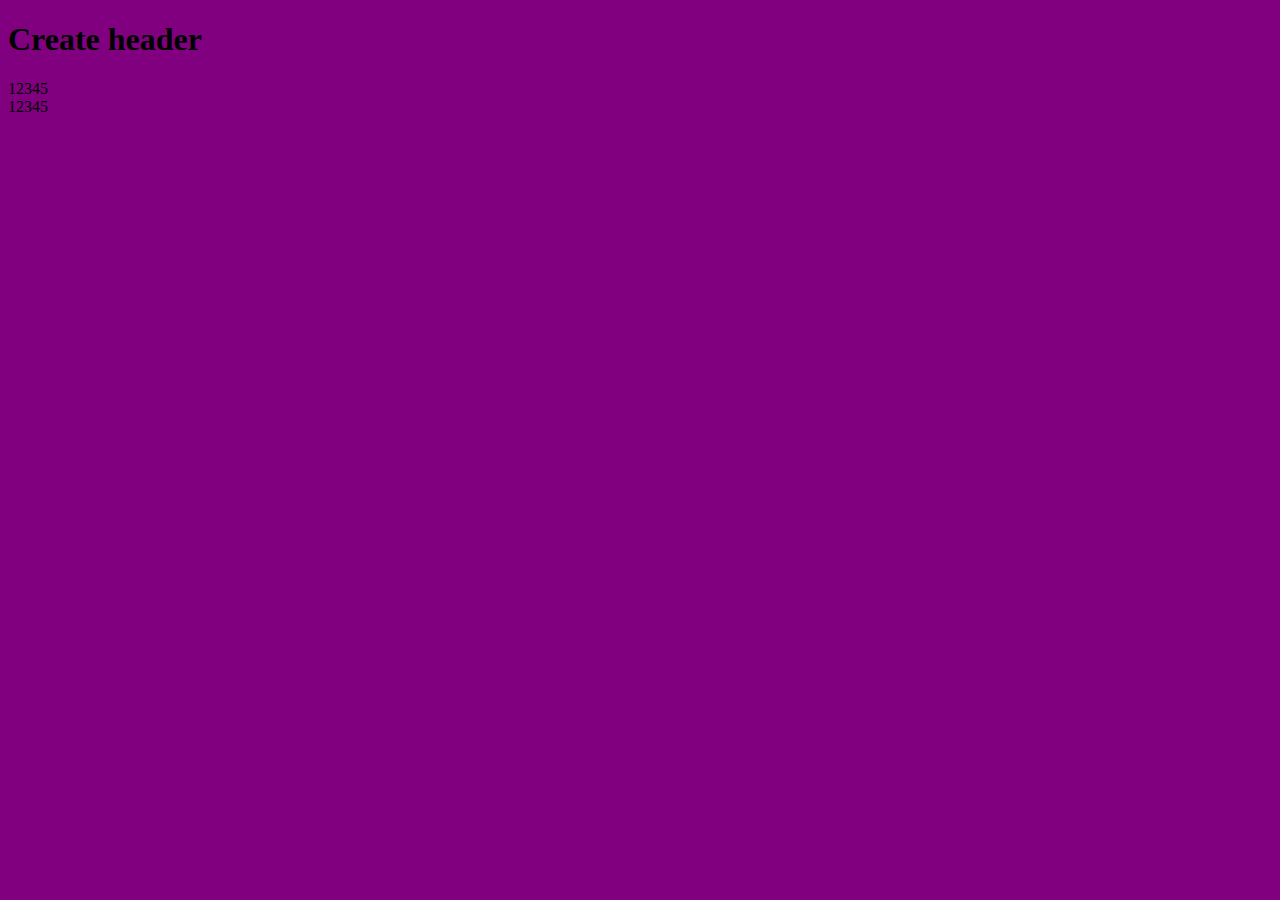
<file: index.html>
<!DOCTYPE html>
<html lang="en">
<head>
    <meta charset="UTF-8">
    <meta name="viewport" content="width=device-width, initial-scale=1.0">
    <title>Document</title>
    <link rel="stylesheet" href="style.css">
</head>
<body>
    <h1>Create header</h1>
    <div>12345</div>
    <div>12345</div>
</body>
</html>
</file>
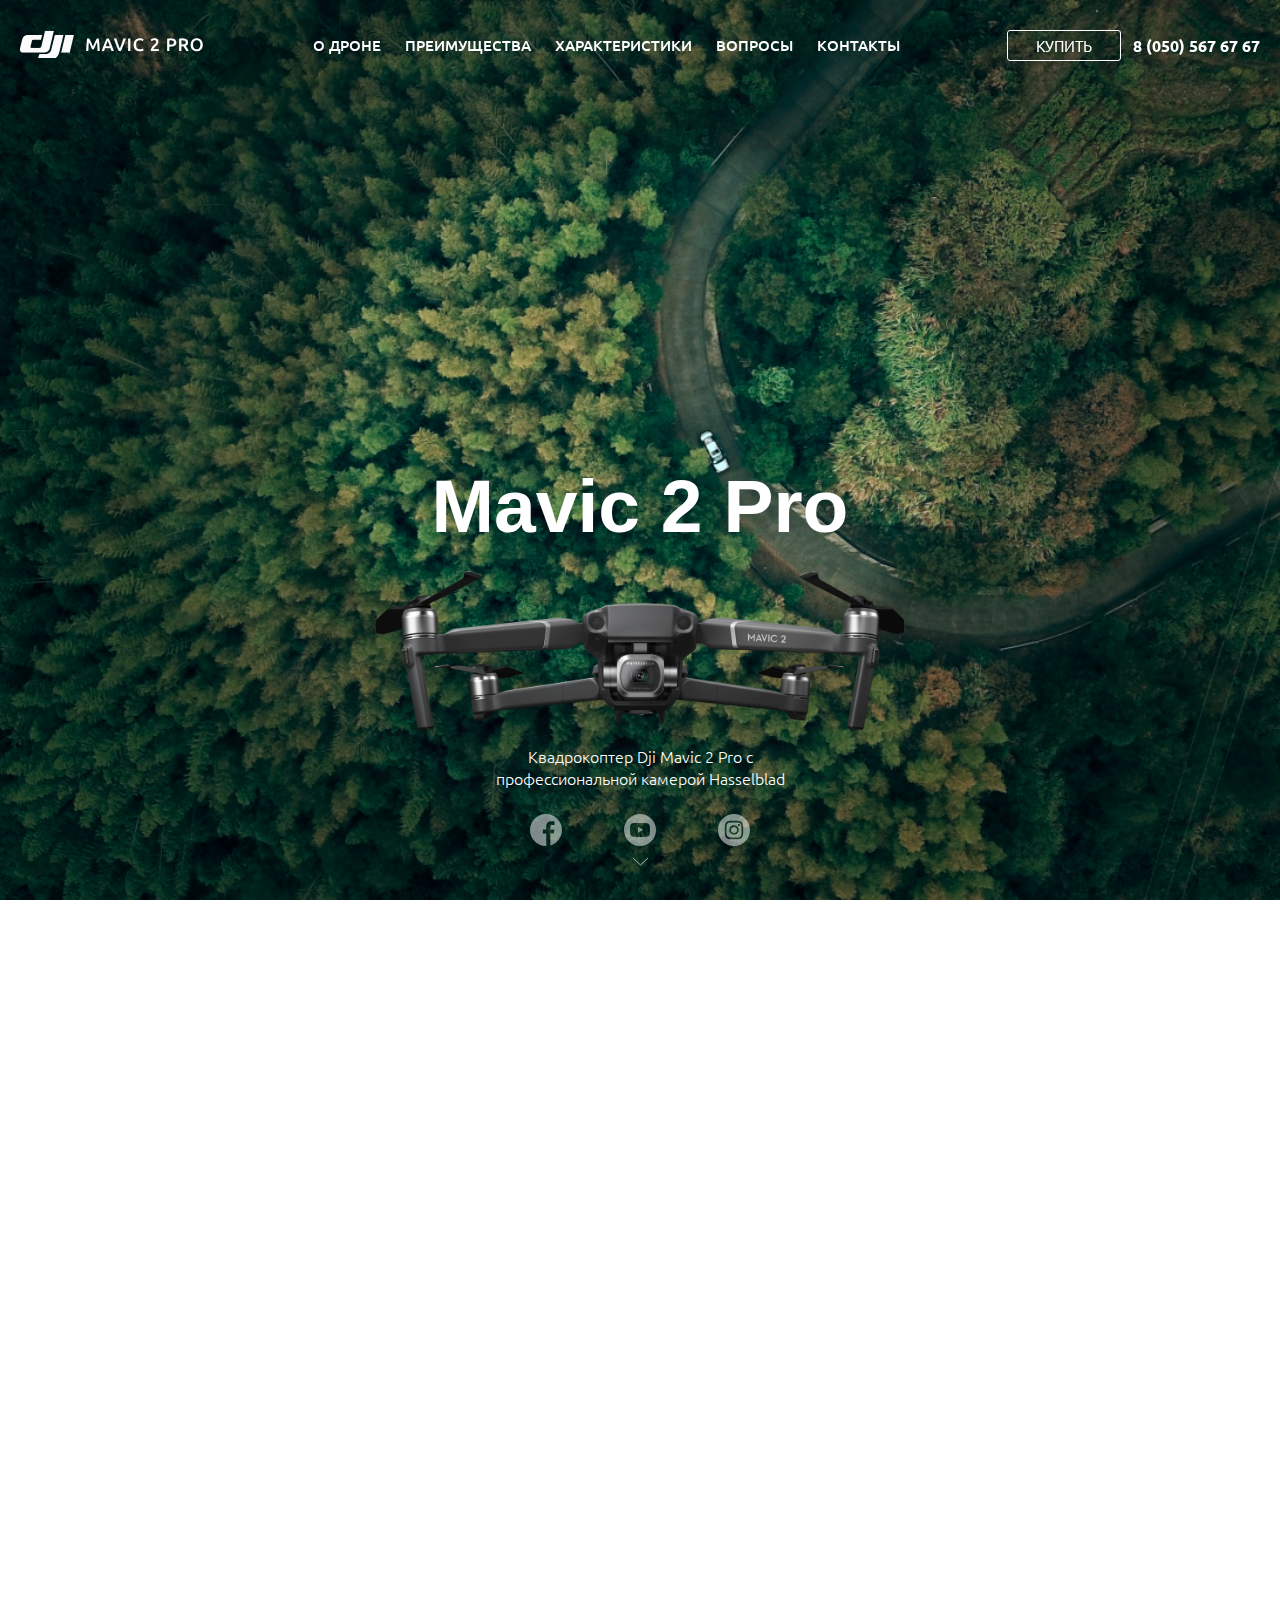
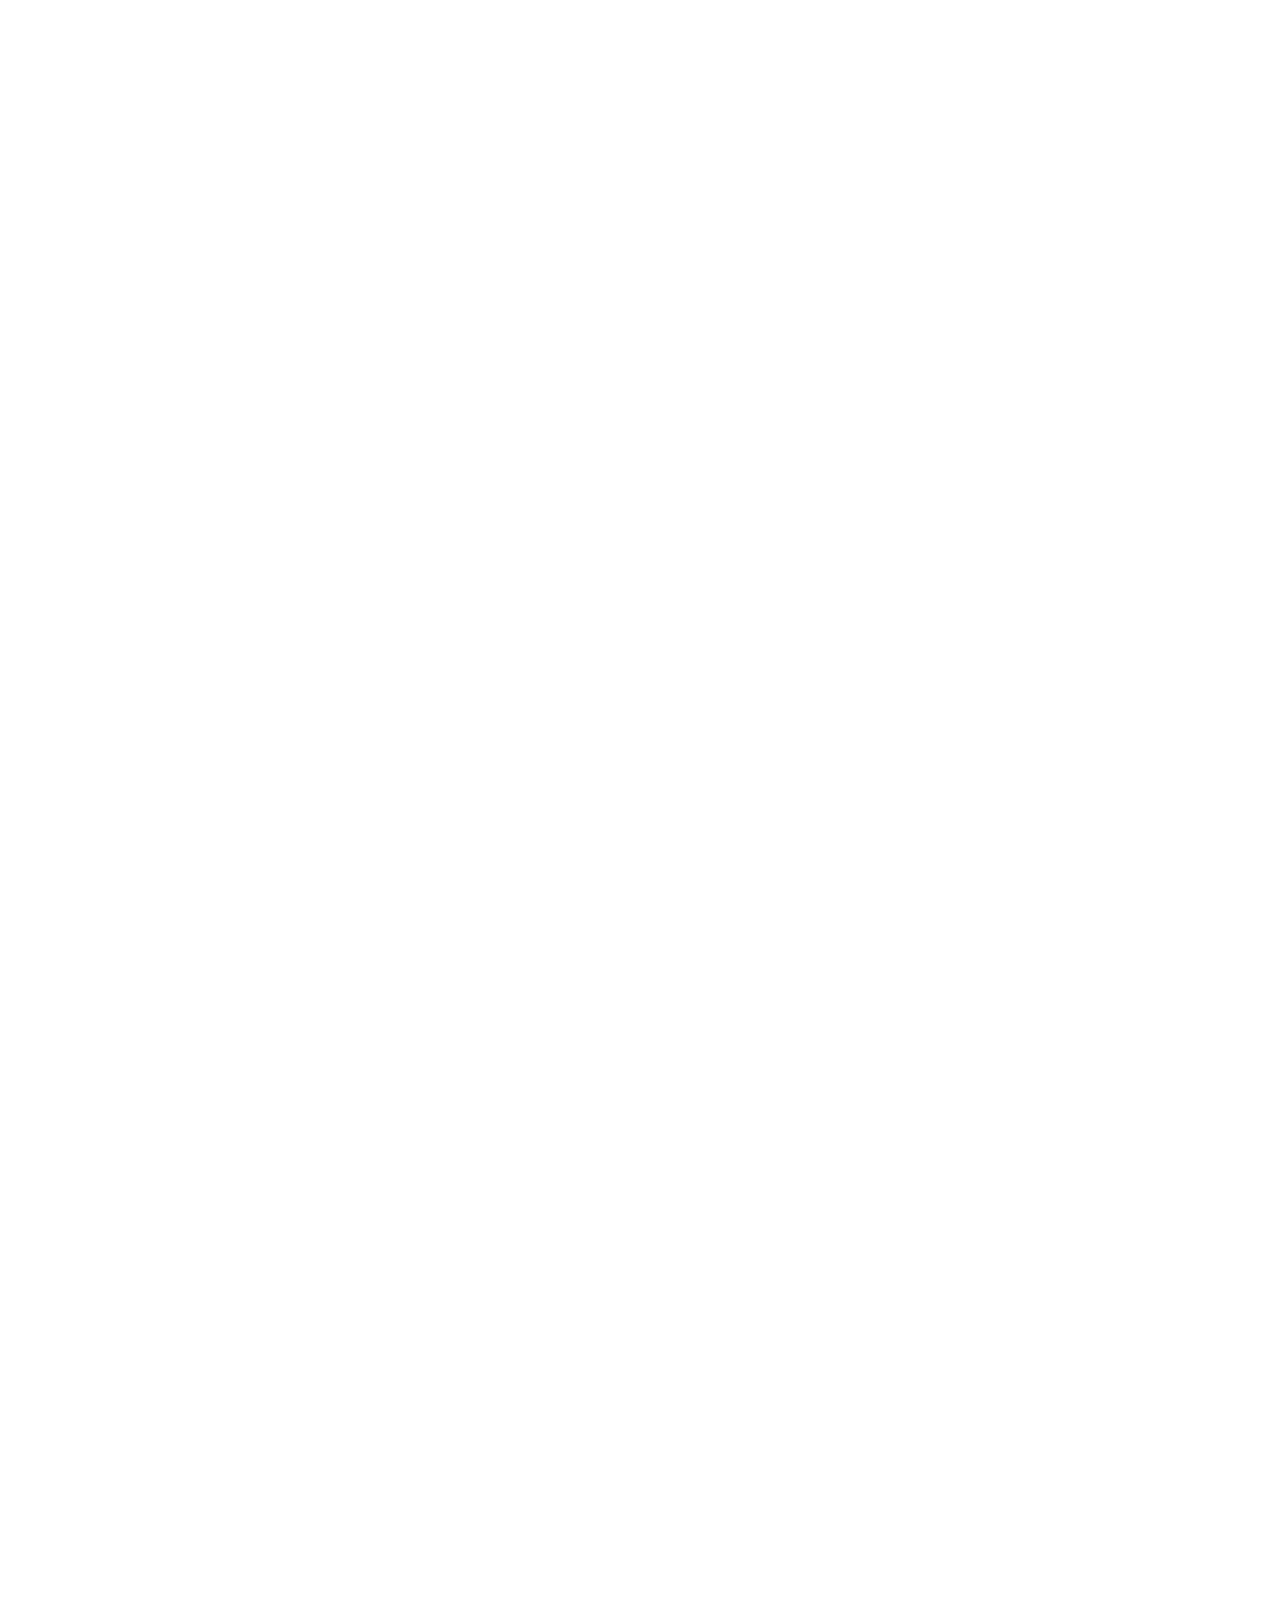
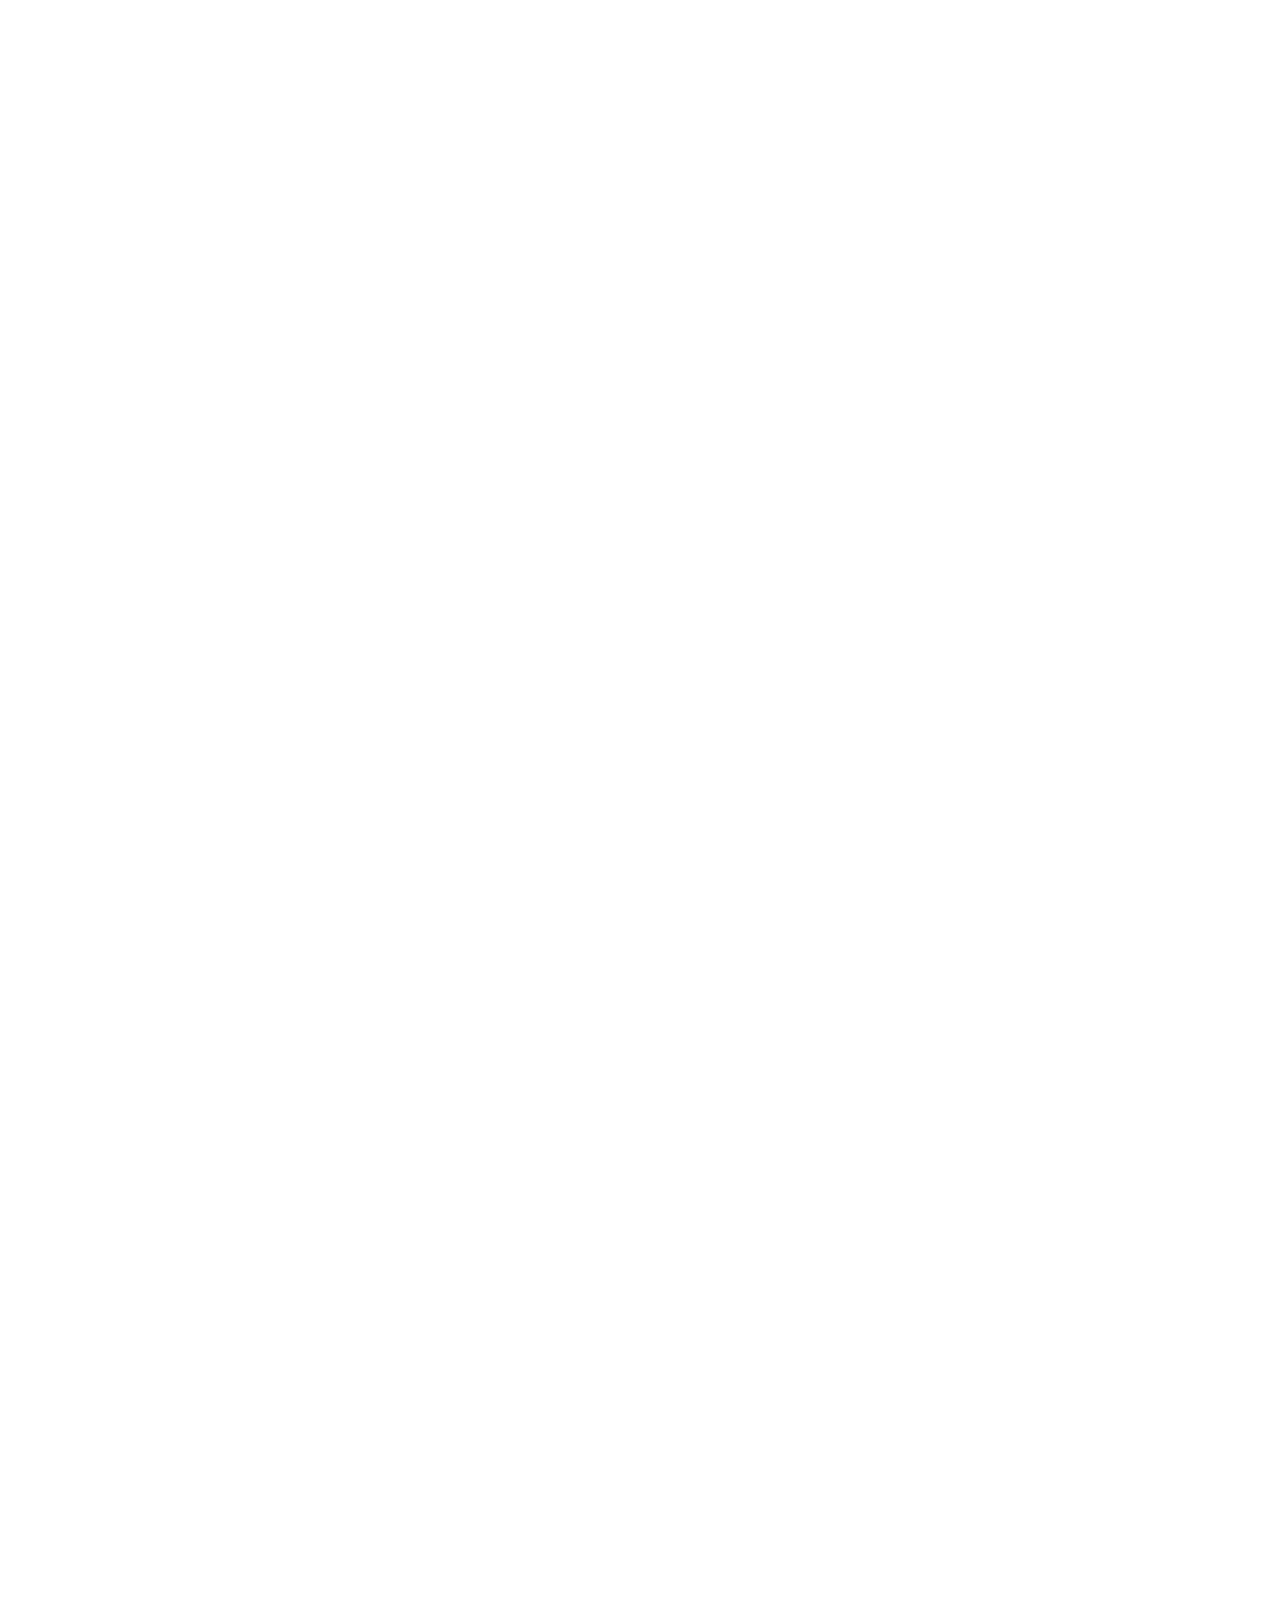
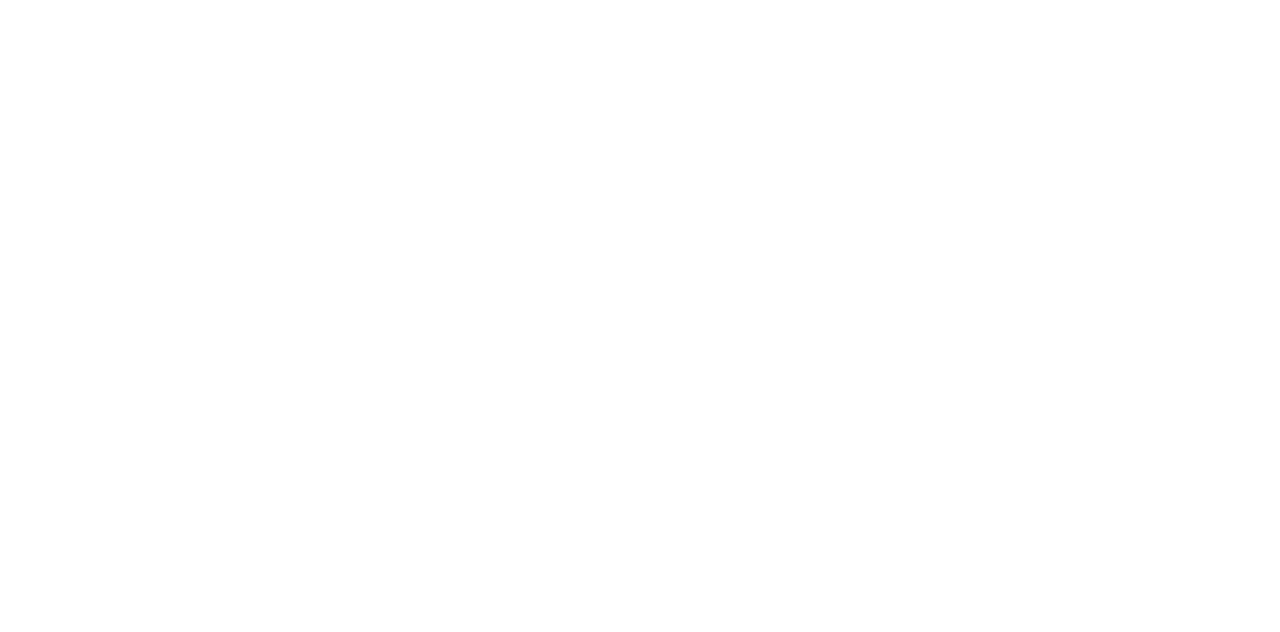
<file: app/index.html>
<!DOCTYPE html>
<html lang="en">

<head>
  <meta charset="UTF-8">
  <meta name="viewport" content="width=device-width, initial-scale=1.0">
  <meta http-equiv="X-UA-Compatible" content="ie=edge">
  <title>Document</title>
  <link href="https://fonts.googleapis.com/css2?family=Ubuntu:wght@300;400;500;700&display=swap" rel="stylesheet">
  <link rel="stylesheet" href="css/style.min.css">
</head>

<body>

  <header class="header">
    <div class="container">
      <div id="header__nav" class="header__inner">
        <div data-menuanchor="top">
          <a class="logo" href="#top">
            <picture class="logo__img">
              <source srcset="images/logo-mobile.png" media="(max-width: 600px)">
              <img src="images/logo.png" alt="">
            </picture>
          </a>
        </div>
        <nav class="menu">
          <button class="menu__btn0">
            <span class="menu__btn0-line"></span>
          </button>
          <ul class="menu__list">
            <li class="menu__list-item" data-menuanchor="products">
              <a class="menu__list-link" href="#products">О ДРОНЕ</a>
            </li>
            <li class="menu__list-item" data-menuanchor="benefits">
              <a class="menu__list-link" href="#benefits">ПРЕИМУЩЕСТВА</a>
            </li>
            <li class="menu__list-item" data-menuanchor="specification">
              <a class="menu__list-link" href="#specification">ХАРАКТЕРИСТИКИ</a>
            </li>
            <li class="menu__list-item" data-menuanchor="questions">
              <a class="menu__list-link" href="#questions">ВОПРОСЫ</a>
            </li>
            <li class="menu__list-item" data-menuanchor="contacts">
              <a class="menu__list-link" href="#contacts">КОНТАКТЫ</a>
            </li>
            <li class="menu__list-phone">
              <a class="header__phone" href="tel:80505676767">8 (050) 567 67 67</a>
            </li>
          </ul>
        </nav>
        <div class="header__info">
          <button class="header__btn">купить</button>
          <a class="header__phone" href="tel:80505676767">8 (050) 567 67 67</a>
        </div>
        <button class="menu__btn">
          <div class="menu__btn-line"></div>
          <div class="menu__btn-line"></div>
          <div class="menu__btn-line menu__btn-line--small"></div>
        </button>
      </div>
      <div class="menu-mobile">
        <ul class="menu-mobile__list">
          <li class="menu-mobile__item">
            <a class="menu-mobile__link" href="#">О ДРОНЕ</a>
          </li>
          <li class="menu-mobile__item">
            <a class="menu-mobile__link" href="#">ПРЕИМУЩЕСТВА</a>
          </li>
          <li class="menu-mobile__item">
            <a class="menu-mobile__link" href="#">ХАРАКТЕРИСТИКИ</a>
          </li>
          <li class="menu-mobile__item">
            <a class="menu-mobile__link" href="#">ВОПРОСЫ</a>
          </li>
          <li class="menu-mobile__item">
            <a class="menu-mobile__link" href="#">КОНТАКТЫ</a>
          </li>
          <li class="menu-mobile__item">
            <a class="menu-mobile__link" href="#">8 (800) 567 67 67</a>
          </li>
        </ul>
        <button class="menu-mobile__btn"><img src="images/close.svg" alt=""></button>
      </div>
    </div>
  </header>

  <main id="fullpage">

    <section data-menuanchor="top" class="page-section top">
      <div class="page-section__wrapper top__wrapper">
        <div class="container">
          <div class="top__inner">
            <h1 class="top__title">Mavic 2 Pro</h1>
            <img class="top__img" src="images/mavic.png" alt="">
            <p class="top__text">
              Квадрокоптер Dji Mavic 2 Pro
              с профессиональной камерой Hasselblad
            </p>
            <ul class="top__social-list">
              <li class="top__social-item">
                <a class="top__social-link" href="#">
                  <img src="images/facebook.svg" alt="">
                </a>
              </li>
              <li class="top__social-item">
                <a class="top__social-link" href="#">
                  <img src="images/youtube.svg" alt="">
                </a>
              </li>
              <li class="top__social-item">
                <a class="top__social-link" href="#">
                  <img src="images/instagram.svg" alt="">
                </a>
              </li>
            </ul>
          </div>
        </div>
        <div class="scroll__btn">
          <a href="#products">
            <img src="images/arrow-down.svg" alt="">
          </a>
        </div>
      </div>
    </section>
 
    <section data-menuanchor="products" class="page-section products">
      <div class="page-section__wrapper">
        <div class="container">
          <h3 class="title products__title">Что такое Mavic 2 Pro?</h3>
          <div class="products__inner">
            <div class="products__text">
              <p>
                Дрон Mavic 2 Pro - это инженерное чудо, идеальное для аэросъемки. Дрон обладает всеми лучшими технологиями
                DJI, он преобразит мир аэросъемки.
              </p>
              <p>
                Mavic 2 Pro оснащен совершенно новой камерой Hasselblad L1D-20c. Камера L1D-20c работает по уникальной
                технологии Hasselblad Natural Colour Solution (HNCS)5, позволяющей пользователям делать великолепные снимки
                с воздуха с разрешением в 20 мегапикселей и потрясающими цветами.
              </p>
            </div>
            <div class="products__slider-box">
              <p class="products__slider-text">
                Лучшая беспилотная
                технология аэросъемки
              </p>
              <div class="products__slider">
                <div class="products__slider-item">
                  <img class="products__slider-img" src="images/slider-1.jpg" alt=""></div>
                <div class="products__slider-item">
                  <img class="products__slider-img" src="images/slider-1.jpg" alt=""></div>
                <div class="products__slider-item">
                  <img class="products__slider-img" src="images/slider-1.jpg" alt=""></div>
                <div class="products__slider-item">
                  <img class="products__slider-img" src="images/slider-1.jpg" alt=""></div>
                <div class="products__slider-item">
                  <img class="products__slider-img" src="images/slider-1.jpg" alt=""></div>
                <div class="products__slider-item">
                  <img class="products__slider-img" src="images/slider-1.jpg" alt=""></div>
              </div>
            </div>
          </div>
        </div>
        <div class="scroll__btn">
          <a href="#benefits">
            <img src="images/arrow-down.svg" alt="">
          </a>
        </div>
      </div>
    </section>

    <section data-menuanchor="benefits" class="page-section benefits">
      <div class="page-section__wrapper">
        <div class="container">
          <h3 class="title">Преимущества</h3>
          <div class="benefits__items">

            <div class="benefits__item">
              <div class="benefits__num">1</div>
              <div class="benefits__img">
                <img src="images/benefits-1.jpg" alt="">
              </div>
              <div class="benefits__info">
                <h4 class="benefits__info-title">
                  Интеллектуальные
                  режимы
                </h4>
                <p class="benefits__info-text">
                  Mavic 2 унаследовал 6 стандартных режимов интеллектуальной съемки
                  QuickShot:Roket/ Dronie/ Circle/ Helix/ Boomerang/ Asteroid.
                </p>
              </div>
            </div>

            <div class="benefits__item">
              <div class="benefits__num">2</div>
              <div class="benefits__img">
                <img src="images/benefits-2.jpg" alt="">
              </div>
              <div class="benefits__info">
                <h4 class="benefits__info-title">
                  Active Track 2.0
                </h4>
                <p class="benefits__info-text">
                  Усовершенствованный режим второго поколения распознаёт и отслеживает объекты ещё точнее, быстрее и умнее.
                </p>
              </div>
            </div>

            <div class="benefits__item">
              <div class="benefits__num">3</div>
              <div class="benefits__img">
                <img src="images/benefits-3.jpg" alt="">
              </div>
              <div class="benefits__info">
                <h4 class="benefits__info-title">
                  Панорамная
                  съемка
                </h4>
                <p class="benefits__info-text">
                  Mavic 2 поддерживает 4 режима
                  панорамной съёмки: сферическая,
                  180 градусов,
                  горизонтальная, вертикальная
                </p>
              </div>
            </div>

            <div class="benefits__item">
              <div class="benefits__num">4</div>
              <div class="benefits__img">
                <img src="images/benefits-4.jpg" alt="">
              </div>
              <div class="benefits__info">
                <h4 class="benefits__info-title">
                  Крутая камера!
                </h4>
                <p class="benefits__info-text">
                  Технология Hyperlapse в четырёх режимах исполнения.
                  Улучшенный фото режим HDR
                  Функция HyperLight для съёмки в условиях слабого освещения
                  4К съёмка
                </p>
              </div>
            </div>

          </div>
        </div>
        <div class="scroll__btn">
          <a href="#specification">
            <img src="images/arrow-down.svg" alt="">
          </a>
        </div>
      </div>
    </section>

    <section data-menuanchor="specification" class="page-section specification">
      <div class="page-section__wrapper">
        <div class="container">
          <h3 class="title">Характеристики</h3>
          <div class="specification__inner">

            <div class="specification__item">
              <div class="specification__box specification__box-1">
                <h4 class="specification__box-title">Dlog-M 10 бит</h4>
                <p class="specification__box-text">
                  Mavic 2 Pro поддерживает цветовой профиль Dlog-M 10 бит с более широким динамическим диапазоном, дающим
                  больше возможностей для цветокоррекции.
                </p>
              </div>
              <div class="specification__box specification__box-2">
                <h4 class="specification__box-title">Камера Hasselblad</h4>
                <p class="specification__box-text">
                  Камера Hasselblad L1D-20С
                  известны эргономичным дизайном
                  и превосходным качеством изображений.
                </p>
              </div>
            </div>

            <div class="specification__item specification__item--center">
              <img src="images/mavic.png" alt="">
            </div>

            <div class="specification__item">
              <div class="specification__box specification__box-3">
                <h4 class="specification__box-title">Матрица</h4>
                <p class="specification__box-text">
                  Зона активной работы новой 1-дюймовой матрицы CMOS в четыре раза превышает показатели Mavic Pro
                </p>
              </div>
              <div class="specification__box specification__box-4">
                <h4 class="specification__box-title">Видео HDR</h4>
                <p class="specification__box-text">
                  Благодаря поддержке видео 4K HDR 10 бит, Mavic 2 Pro можно подсоединить к совместимому с HLG 4K ТВ и
                  просматривать запись в полном цветовом спектре
                </p>
              </div>
            </div>
          </div>
        </div>
        <div class="scroll__btn">
          <a href="#questions">
            <img src="images/arrow-down.svg" alt="">
          </a>
        </div>
      </div>
    </section>

    <section data-menuanchor="questions" class="page-section questions">
      <div class="page-section__wrapper">
        <div class="container">
          <h3 class="title">Остались вопросы?</h3>
          <div class="questions__items">
            <div class="questions__item">
              <h4 class="questions__item-title">Какие отличия между Mavic 2 Pro и Mavic 2 Zoom?</h4>
              <p class="questions__item-text">
                В Mavic 2 улучшены практически все аспекты: камера, передача видеосигнала, полётное время, скорость, уровень
                шума, обнаружение препятствий в нескольких направлениях, интеллектуальные функции и уникальная функция
                Hyperlapse (гиперлапс).
              </p>
            </div>
            <div class="questions__item questions__item--active">
              <h4 class="questions__item-title">Чем Mavic 2 лучше Mavic Pro?</h4>
              <p class="questions__item-text">
                В Mavic 2 улучшены практически все аспекты: камера, передача видеосигнала, полётное время, скорость, уровень
                шума, обнаружение препятствий в нескольких направлениях, интеллектуальные функции и уникальная функция
                Hyperlapse (гиперлапс).
              </p>
            </div>
            <div class="questions__item">
              <h4 class="questions__item-title">Можно ли подключить Mavic 2 к очкам DJI Goggles?</h4>
              <p class="questions__item-text">
                В Mavic 2 улучшены практически все аспекты: камера, передача видеосигнала, полётное время, скорость, уровень
                шума, обнаружение препятствий в нескольких направлениях, интеллектуальные функции и уникальная функция
                Hyperlapse (гиперлапс).
              </p>
            </div>
            <div class="questions__item">
              <h4 class="questions__item-title">Является ли Mavic 2 водонепроницаемым？</h4>
              <p class="questions__item-text">
                В Mavic 2 улучшены практически все аспекты: камера, передача видеосигнала, полётное время, скорость, уровень
                шума, обнаружение препятствий в нескольких направлениях, интеллектуальные функции и уникальная функция
                Hyperlapse (гиперлапс).
              </p>
            </div>
          </div>
        </div>
        <div class="scroll__btn">
          <a href="#contacts">
            <img src="images/arrow-down.svg" alt="">
          </a>
        </div>
      </div>
    </section>

    <section data-menuanchor="contacts" class="page-section contacts">
      <div class="page-section__wrapper">
        <div class="container">
          <h3 class="title">Контакты</h3>
          <div class="contacts__inner">
            <div class="contacts__info">

              <div class="contacts__info-box">
                <p class="contacts__info-title">Киев</p>
                <a class="contacts__info-phone" href="tel:+80505676767">+8 (050) 567– 67 – 67</a>
                <a class="contacts__info-email" href="mailto:dgi.mavic2pro.kiev@mail.ru">dgi.mavic2pro.kiev@mail.ru</a>
              </div>
              <div class="contacts__info-box">
                <p class="contacts__info-title">Москва</p>
                <a class="contacts__info-phone" href="tel:+74995676767">+7 (499) 567– 67 – 67</a>
                <a class="contacts__info-email" href="mailto:dgi.mavic2pro.moscow@mail.ru">dgi.mavic2pro.moscow@mail.ru</a>
              </div>
              <div class="contacts__info-box">
                <p class="contacts__info-title">Минск</p>
                <a class="contacts__info-phone" href="tel:+375175676767">+3 (7517) 567– 67 – 67</a>
                <a class="contacts__info-email" href="mailto:dgi.mavic2pro.minsk@mail.ru">dgi.mavic2pro.minsk@mail.ru</a>
              </div>

            </div>
            <div class="contacts__form">
              <form>
                <h4 class="contacts__form-title">Остались вопросы? </h4>
                <p class="contacts__form-text">Мы обязательно свяжемся с вами в течение двух рабочих дней</p>
                <div class="contacts__form-line">
                  <input class="contacts__form-input" placeholder="Ваше имя" type="text">
                  <input class="contacts__form-input" placeholder="Ваше e-mail" type="email">
                </div>
                <textarea class="contacts__form-textarea" placeholder="Что вас интересует?"></textarea>
                <button class="contacts__form-btn" type="submit">ОТПРАВИТЬ</button>
              </form>
            </div>
            <ul class="contacts__social-list">
              <li class="contacts__social-item">
                <a class="contacts__social-link" href="#">
                  <img src="images/facebook.svg" alt="">
                </a>
              </li>
              <li class="contacts__social-item">
                <a class="contacts__social-link" href="#">
                  <img src="images/youtube.svg" alt="">
                </a>
              </li>
              <li class="contacts__social-item">
                <a class="contacts__social-link" href="#">
                  <img src="images/instagram.svg" alt="">
                </a>
              </li>
            </ul>
          </div>
          <footer class="footer">
            <div class="container">
              <p class="footer__copy">
                © DJI, 2020
              </p>
            </div>
          </footer>
        </div>
      </div>

    </section>


  </main>
 
  <script src="https://ajax.googleapis.com/ajax/libs/jquery/3.4.1/jquery.min.js"></script>
  <script src="js/libs.min.js"></script>
  <script src="js/main.js"></script>
</body>

</html>
</file>
<file: style.css>
body {
    background-color: purple;
}
</file>
<file: app/css/style.min.css>
body{font-family:'Ubuntu', sans-serif;font-weight:300}.contacts__form-input,.contacts__form-textarea{font-family:'Ubuntu', sans-serif;font-weight:400}.header__inner,.products__slider-text,.questions__item-title{font-family:'Ubuntu', sans-serif;font-weight:500}.header__phone,.benefits__num,.benefits__info-title,.specification__box-title,.contacts__info-title,.contacts__form-title,.contacts__form-btn{font-family:'Ubuntu', sans-serif;font-weight:700}.title{font-family:'SFProDisplay-Regular', sans-serif;font-weight:400}.top__title{font-family:'SFProDisplay-Semibold', sans-serif;font-weight:600}/*! normalize.css v8.0.1 | MIT License | github.com/necolas/normalize.css */html{line-height:1.15;-webkit-text-size-adjust:100%}body{margin:0}main{display:block}h1{font-size:2em;margin:0.67em 0}hr{-webkit-box-sizing:content-box;box-sizing:content-box;height:0;overflow:visible}pre{font-family:monospace, monospace;font-size:1em}a{background-color:transparent}abbr[title]{border-bottom:none;text-decoration:underline;-webkit-text-decoration:underline dotted;text-decoration:underline dotted}b,strong{font-weight:bolder}code,kbd,samp{font-family:monospace, monospace;font-size:1em}small{font-size:80%}sub,sup{font-size:75%;line-height:0;position:relative;vertical-align:baseline}sub{bottom:-0.25em}sup{top:-0.5em}img{border-style:none}button,input,optgroup,select,textarea{font-family:inherit;font-size:100%;line-height:1.15;margin:0}button,input{overflow:visible}button,select{text-transform:none}button,[type="button"],[type="reset"],[type="submit"]{-webkit-appearance:button}button::-moz-focus-inner,[type="button"]::-moz-focus-inner,[type="reset"]::-moz-focus-inner,[type="submit"]::-moz-focus-inner{border-style:none;padding:0}button:-moz-focusring,[type="button"]:-moz-focusring,[type="reset"]:-moz-focusring,[type="submit"]:-moz-focusring{outline:1px dotted ButtonText}fieldset{padding:0.35em 0.75em 0.625em}legend{-webkit-box-sizing:border-box;box-sizing:border-box;color:inherit;display:table;max-width:100%;padding:0;white-space:normal}progress{vertical-align:baseline}textarea{overflow:auto}[type="checkbox"],[type="radio"]{-webkit-box-sizing:border-box;box-sizing:border-box;padding:0}[type="number"]::-webkit-inner-spin-button,[type="number"]::-webkit-outer-spin-button{height:auto}[type="search"]{-webkit-appearance:textfield;outline-offset:-2px}[type="search"]::-webkit-search-decoration{-webkit-appearance:none}::-webkit-file-upload-button{-webkit-appearance:button;font:inherit}details{display:block}summary{display:list-item}template{display:none}[hidden]{display:none}.slick-slider{position:relative;display:block;-webkit-box-sizing:border-box;box-sizing:border-box;-webkit-user-select:none;-moz-user-select:none;-ms-user-select:none;user-select:none;-webkit-touch-callout:none;-khtml-user-select:none;-ms-touch-action:pan-y;touch-action:pan-y;-webkit-tap-highlight-color:transparent}.slick-list{position:relative;display:block;overflow:hidden;margin:0;padding:0}.slick-list:focus{outline:none}.slick-list.dragging{cursor:pointer;cursor:hand}.slick-slider .slick-track,.slick-slider .slick-list{-webkit-transform:translate3d(0, 0, 0);-ms-transform:translate3d(0, 0, 0);transform:translate3d(0, 0, 0)}.slick-track{position:relative;top:0;left:0;display:block;margin-left:auto;margin-right:auto}.slick-track:before,.slick-track:after{display:table;content:''}.slick-track:after{clear:both}.slick-loading .slick-track{visibility:hidden}.slick-slide{display:none;float:left;height:100%;min-height:1px}[dir='rtl'] .slick-slide{float:right}.slick-slide img{display:block}.slick-slide.slick-loading img{display:none}.slick-slide.dragging img{pointer-events:none}.slick-initialized .slick-slide{display:block}.slick-loading .slick-slide{visibility:hidden}.slick-vertical .slick-slide{display:block;height:auto;border:1px solid transparent}.slick-arrow.slick-hidden{display:none}/*!
 * fullPage 3.0.9
 * https://github.com/alvarotrigo/fullPage.js
 *
 * @license GPLv3 for open source use only
 * or Fullpage Commercial License for commercial use
 * http://alvarotrigo.com/fullPage/pricing/
 *
 * Copyright (C) 2018 http://alvarotrigo.com/fullPage - A project by Alvaro Trigo
 */html.fp-enabled,.fp-enabled body{margin:0;padding:0;overflow:hidden;-webkit-tap-highlight-color:rgba(0,0,0,0)}.fp-section{position:relative;-webkit-box-sizing:border-box;box-sizing:border-box}.fp-slide{float:left}.fp-slide,.fp-slidesContainer{height:100%;display:block}.fp-slides{z-index:1;height:100%;overflow:hidden;position:relative;-webkit-transition:all 0.3s ease-out;-o-transition:all 0.3s ease-out;transition:all 0.3s ease-out}.fp-section.fp-table,.fp-slide.fp-table{display:table;table-layout:fixed;width:100%}.fp-tableCell{display:table-cell;vertical-align:middle;width:100%;height:100%}.fp-slidesContainer{float:left;position:relative}.fp-controlArrow{-webkit-user-select:none;-moz-user-select:none;-khtml-user-select:none;-ms-user-select:none;position:absolute;z-index:4;top:50%;cursor:pointer;width:0;height:0;border-style:solid;margin-top:-38px;-webkit-transform:translate3d(0, 0, 0);-ms-transform:translate3d(0, 0, 0);transform:translate3d(0, 0, 0)}.fp-controlArrow.fp-prev{left:15px;width:0;border-width:38.5px 34px 38.5px 0;border-color:transparent #fff transparent transparent}.fp-controlArrow.fp-next{right:15px;border-width:38.5px 0 38.5px 34px;border-color:transparent transparent transparent #fff}.fp-scrollable{overflow:hidden;position:relative}.fp-scroller{overflow:hidden}.iScrollIndicator{border:0 !important}.fp-notransition{-webkit-transition:none !important;-o-transition:none !important;transition:none !important}#fp-nav{position:fixed;z-index:100;top:50%;opacity:1;transform:translateY(-50%);-ms-transform:translateY(-50%);-webkit-transform:translate3d(0, -50%, 0)}#fp-nav.fp-right{right:17px}#fp-nav.fp-left{left:17px}.fp-slidesNav{position:absolute;z-index:4;opacity:1;-webkit-transform:translate3d(0, 0, 0);-ms-transform:translate3d(0, 0, 0);transform:translate3d(0, 0, 0);left:0 !important;right:0;margin:0 auto !important}.fp-slidesNav.fp-bottom{bottom:17px}.fp-slidesNav.fp-top{top:17px}#fp-nav ul,.fp-slidesNav ul{margin:0;padding:0}#fp-nav ul li,.fp-slidesNav ul li{display:block;width:14px;height:13px;margin:7px;position:relative}.fp-slidesNav ul li{display:inline-block}#fp-nav ul li a,.fp-slidesNav ul li a{display:block;position:relative;z-index:1;width:100%;height:100%;cursor:pointer;text-decoration:none}#fp-nav ul li a.active span,.fp-slidesNav ul li a.active span,#fp-nav ul li:hover a.active span,.fp-slidesNav ul li:hover a.active span{height:12px;width:12px;margin:-6px 0 0 -6px;border-radius:100%}#fp-nav ul li a span,.fp-slidesNav ul li a span{border-radius:50%;position:absolute;z-index:1;height:4px;width:4px;border:0;background:#333;left:50%;top:50%;margin:-2px 0 0 -2px;-webkit-transition:all 0.1s ease-in-out;-o-transition:all 0.1s ease-in-out;transition:all 0.1s ease-in-out}#fp-nav ul li:hover a span,.fp-slidesNav ul li:hover a span{width:10px;height:10px;margin:-5px 0px 0px -5px}#fp-nav ul li .fp-tooltip{position:absolute;top:-2px;color:#fff;font-size:14px;font-family:arial, helvetica, sans-serif;white-space:nowrap;max-width:220px;overflow:hidden;display:block;opacity:0;width:0;cursor:pointer}#fp-nav ul li:hover .fp-tooltip,#fp-nav.fp-show-active a.active+.fp-tooltip{-webkit-transition:opacity 0.2s ease-in;-o-transition:opacity 0.2s ease-in;transition:opacity 0.2s ease-in;width:auto;opacity:1}#fp-nav ul li .fp-tooltip.fp-right{right:20px}#fp-nav ul li .fp-tooltip.fp-left{left:20px}.fp-auto-height.fp-section,.fp-auto-height .fp-slide,.fp-auto-height .fp-tableCell{height:auto !important}.fp-responsive .fp-auto-height-responsive.fp-section,.fp-responsive .fp-auto-height-responsive .fp-slide,.fp-responsive .fp-auto-height-responsive .fp-tableCell{height:auto !important}.fp-sr-only{position:absolute;width:1px;height:1px;padding:0;overflow:hidden;clip:rect(0, 0, 0, 0);white-space:nowrap;border:0}@font-face{font-family:'SFProDisplay-Light', sans-serif;src:url("../fonts/SFProDisplay-Light.woff2") format("woff2"),url("../fonts/SFProDisplay-Light.woff") format("woff");font-weight:300;font-style:normal;font-display:swap}@font-face{font-family:'SFProDisplay-Regular', sans-serif;src:url("../fonts/SFProDisplay-Regular.woff2") format("woff2"),url("../fonts/SFProDisplay-Regular.woff") format("woff");font-weight:400;font-style:normal;font-display:swap}@font-face{font-family:'SFProDisplay-Medium', sans-serif;src:url("../fonts/SFProDisplay-Medium.woff2") format("woff2"),url("../fonts/SFProDisplay-Medium.woff") format("woff");font-weight:500;font-style:normal;font-display:swap}@font-face{font-family:'SFProDisplay-Semibold', sans-serif;src:url("../fonts/SFProDisplay-Semibold.woff2") format("woff2"),url("../fonts/SFProDisplay-Semibold.woff") format("woff");font-weight:600;font-style:normal;font-display:swap}@font-face{font-family:'SFProDisplay-Bold', sans-serif;src:url("../fonts/SFProDisplay-Bold.woff2") format("woff2"),url("../fonts/SFProDisplay-Bold.woff") format("woff");font-weight:700;font-style:normal;font-display:swap}html{-webkit-box-sizing:border-box;box-sizing:border-box;scroll-behavior:smooth}*,*::before,*::after{-webkit-box-sizing:inherit;box-sizing:inherit}a{text-decoration:none;color:inherit}ul,li{list-style:none;margin:0;padding:0}h1,h2,h3,h4,h5,h6{margin:0;font-size:inherit}body{min-width:320px;overflow-x:hidden;position:relative;color:#fff;font-size:17px;line-height:26px}.container{max-width:1270px;padding:0 15px;margin:0 auto}.page-section{background-image:url(../images/page-bg.jpg);background-repeat:no-repeat;background-position:top center;background-size:cover;position:relative}.page-section::befor{content:"";left:0;right:0;top:0;bottom:0;position:absolute;background:-o-linear-gradient(330.65deg, rgba(23,26,28,0.72) 0%, #5E5E57 100%);background:linear-gradient(119.35deg, rgba(23,26,28,0.72) 0%, #5E5E57 100%);opacity:0.15}.page-section__wrapper{min-height:100vh;position:relative;z-index:1;padding:74px 0 50px}.title{font-size:44px;line-height:53px;padding-left:25px;margin-bottom:55px;padding-top:200px}.scroll__btn{padding:13px 0 30px;text-align:center;position:absolute;left:0;right:0;bottom:0}.header{position:fixed;left:0;top:30px;right:0;z-index:10}.header__inner{display:-webkit-box;display:-ms-flexbox;display:flex;-webkit-box-pack:justify;-ms-flex-pack:justify;justify-content:space-between;-webkit-box-align:center;-ms-flex-align:center;align-items:center;min-height:30px;text-transform:uppercase;line-height:17px;font-size:15px;margin-bottom:49px}.header__btn{color:#fff;background-color:transparent;padding:6px 28px;border:1px solid #fff;border-radius:3px;margin-right:8px;text-transform:uppercase;cursor:pointer;-webkit-transition:all .3s;-o-transition:all .3s;transition:all .3s}.header__btn:hover{color:#000;background-color:#fff}.header__phone{font-size:16px;line-height:18px}.menu__list-item{display:inline-block}.menu__list-item+.menu__list-item{padding-left:20px}.menu__list-item.active a{text-decoration:underline}.menu__list-phone{display:none}.menu__btn{display:none}.menu__btn0{display:none}.menu-mobile{display:-webkit-box;display:-ms-flexbox;display:flex;-webkit-box-pack:justify;-ms-flex-pack:justify;justify-content:space-between;-webkit-transform:translateX(-110%);-ms-transform:translateX(-110%);transform:translateX(-110%);-webkit-transition:all 0.3s;-o-transition:all 0.3s;transition:all 0.3s;background-color:rgba(28,28,28,0.9);margin-left:-15px;margin-right:-15px}.menu-mobile__list{width:100%}.menu-mobile__item{position:relative;padding-left:24px;padding-bottom:35px}.menu-mobile__item:first-child{margin-top:35px}.menu-mobile__item:last-child{padding-top:33px;border-top:1px solid rgba(255,255,255,0.24)}.menu-mobile__link{display:block;margin-right:50%}.menu-mobile__btn{position:absolute;right:15px;top:10px;background-color:transparent;border:none;cursor:pointer}.menu-mobile--active{-webkit-transform:translateX(0%);-ms-transform:translateX(0%);transform:translateX(0%)}.top{background-image:url("../images/top-bg.jpg")}.top::before{content:'';position:absolute;top:0;left:0;right:0;bottom:0;background:-o-radial-gradient(50% 45.57%, 45.97% 54.43%, rgba(23,26,28,0) 50.28%, rgba(23,26,28,0.00225974) 50.29%, rgba(4,5,5,0.820343) 58.72%, rgba(5,5,6,0.792703) 80.08%, #000 87.89%);background:radial-gradient(45.97% 54.43% at 50% 45.57%, rgba(23,26,28,0) 50.28%, rgba(23,26,28,0.00225974) 50.29%, rgba(4,5,5,0.820343) 58.72%, rgba(5,5,6,0.792703) 80.08%, #000 87.89%);opacity:0.4}.top__wrapper{display:-webkit-box;display:-ms-flexbox;display:flex;-webkit-box-align:end;-ms-flex-align:end;align-items:flex-end}.top__inner{display:-webkit-box;display:-ms-flexbox;display:flex;-webkit-box-orient:vertical;-webkit-box-direction:normal;-ms-flex-direction:column;flex-direction:column;text-align:center;-webkit-box-align:center;-ms-flex-align:center;align-items:center}.top__title{font-size:96px;line-height:115px;margin-bottom:25px}.top__text{margin:25px 0 35px;max-width:325px}.top__social-item{display:inline-block;margin:0 25px}.top__social-link{opacity:0.5;-webkit-transition:all .3s;-o-transition:all .3s;transition:all .3s}.top__social-link:hover{opacity:1}.products__inner{display:-webkit-box;display:-ms-flexbox;display:flex;-webkit-box-pack:justify;-ms-flex-pack:justify;justify-content:space-between;padding-left:50px}.products__text{max-width:440px}.products__text p{margin-bottom:30px}.products__slider-box{position:relative;padding-top:110px}.products__slider-text{width:285px;position:absolute;font-size:24px;line-height:28px;text-align:right;bottom:30px;left:-250px;z-index:5}.products__slider{max-width:560px}.products__slider::before{content:"";position:absolute;width:560px;height:276px;border:4px solid #FFF;top:-15px;right:-17px}.slider-btn{padding:16px 26px;border:none;background-color:#fff;position:absolute;right:0;cursor:pointer;z-index:5;bottom:-45px;outline:none}.slider-btn svg{stroke:#000}.slider-btn__left{right:60px}.slider-btn.slick-disabled{background-color:#000}.slider-btn.slick-disabled svg{stroke:#fff}.benefits__items{display:-webkit-box;display:-ms-flexbox;display:flex;-ms-flex-wrap:wrap;flex-wrap:wrap;padding-left:25px}.benefits__item{margin-bottom:100px;display:-webkit-box;display:-ms-flexbox;display:flex;-webkit-box-align:end;-ms-flex-align:end;align-items:flex-end}.benefits__item:nth-child(even){margin-left:40px;-webkit-transform:translateY(25px);-ms-transform:translateY(25px);transform:translateY(25px)}.benefits__item:nth-child(3){margin-left:30px}.benefits__item:nth-child(4){margin-left:60px}.benefits__item:first-child,.benefits__item:nth-child(3){position:relative}.benefits__item:first-child::before,.benefits__item:first-child::after,.benefits__item:nth-child(3)::before,.benefits__item:nth-child(3)::after{content:"";position:absolute;background-repeat:no-repeat;background-position:0 0}.benefits__item:first-child::before{height:48px;width:245px;background-image:url("../images/line-1.svg");right:-56px;top:31px}.benefits__item:nth-child(3)::before{background-image:url(../images/line-3.svg);height:43px;width:254px;right:-55px;top:50px}.benefits__item:nth-child(3)::after{background-image:url(../images/line-2.svg);height:62px;width:463px;right:-54px;top:-70px}.benefits__num{font-size:36px;line-height:41px;margin-right:10px}.benefits__img{position:relative;margin-right:32px}.benefits__img::before{content:"";position:absolute;width:193px;height:128px;border:2px solid #fff;right:-12px;top:-12px;z-index:-1}.benefits__info{width:300px}.benefits__info-title{width:123px;font-size:21px;line-height:24px;margin-bottom:10px}.benefits__info-text{font-size:15px;line-height:18px}.specification__inner{display:-webkit-box;display:-ms-flexbox;display:flex;-webkit-box-pack:justify;-ms-flex-pack:justify;justify-content:space-between;-webkit-box-align:center;-ms-flex-align:center;align-items:center;padding-left:25px}.specification__item--center{margin-left:-15px;margin-right:-15px}.specification__box{width:280px;position:relative;margin-top:10px}.specification__box::before{content:"";position:absolute;background-repeat:no-repeat;background-position:0 0;background-size:contain}.specification__box-2{margin-top:140px}.specification__box-4{margin-top:160px}.specification__box-1::before{background-image:url("../images/pointer-1.svg");width:229px;height:114px;right:-140px;top:16px}.specification__box-2::before{background-image:url("../images/pointer-2.svg");width:345px;height:81px;right:-308px;top:-65px}.specification__box-3::before{background-image:url("../images/pointer-3.svg");width:258px;height:103px;top:16px;left:-299px}.specification__box-4::before{background-image:url("../images/pointer-4.svg");width:124px;height:89px;left:-172px;top:-73px}.specification__box-title{font-size:21px;line-height:28px;margin-bottom:10px}.specification__box-text{font-weight:300;font-size:15px;line-height:18px}.questions__items{max-width:757px;padding-bottom:15px}.questions__item{background-color:rgba(0,0,0,0.3);max-width:690px;position:relative}.questions__item:nth-child(3)::before{content:"";position:absolute;width:319px;height:125px;top:-33px;right:-386px;background-image:url(../images/questions-bg.png)}.questions__item-title{font-size:21px;line-height:28px;color:rgba(255,255,255,0.8);padding:20px 10px 20px 40px;position:relative;margin-bottom:4px;cursor:pointer}.questions__item-title::after{content:url("../images/accordion-arrow.svg");position:absolute;width:72px;height:67px;background-color:#fff;right:-72px;top:0;display:-webkit-box;display:-ms-flexbox;display:flex;-webkit-box-pack:center;-ms-flex-pack:center;justify-content:center;-webkit-box-align:center;-ms-flex-align:center;align-items:center}.questions__item-text{padding:0 5px 75px 50px;font-size:15px;line-height:22px;margin:0 0 4px;display:none}.questions__item.questions__item--active .questions__item-title::after{-webkit-transform:rotate(180deg);-ms-transform:rotate(180deg);transform:rotate(180deg)}.questions__item.questions__item--active .questions__item-text{display:block}.contacts__inner{display:-webkit-box;display:-ms-flexbox;display:flex;padding-left:25px}.contacts__info{width:240px;margin-right:60px}.contacts__info-box{margin-bottom:30px}.contacts__info-title{font-size:21px;line-height:24px;margin:0 0 13px}.contacts__info-phone,.contacts__info-email{font-size:15px;line-height:19px}.contacts__info-email:hover{text-decoration:underline}.contacts__form{width:570px;margin-right:106px}.contacts__form-title{font-size:21px;line-height:24px;margin:0 0 13px}.contacts__form-text{font-size:15px;line-height:19px;margin:0 0 12px}.contacts__form-line{display:-webkit-box;display:-ms-flexbox;display:flex;-webkit-box-pack:justify;-ms-flex-pack:justify;justify-content:space-between;margin-bottom:10px}.contacts__form-input,.contacts__form-textarea{border:none;background:rgba(0,0,0,0.5);padding:15px;font-style:13px;line-height:15px;color:#fff}.contacts__form-input::-webkit-input-placeholder,.contacts__form-textarea::-webkit-input-placeholder{color:rgba(255,255,255,0.4)}.contacts__form-input::-moz-placeholder,.contacts__form-textarea::-moz-placeholder{color:rgba(255,255,255,0.4)}.contacts__form-input:-ms-input-placeholder,.contacts__form-textarea:-ms-input-placeholder{color:rgba(255,255,255,0.4)}.contacts__form-input::-ms-input-placeholder,.contacts__form-textarea::-ms-input-placeholder{color:rgba(255,255,255,0.4)}.contacts__form-input::placeholder,.contacts__form-textarea::placeholder{color:rgba(255,255,255,0.4)}.contacts__form-input{width:49%}.contacts__form-textarea{min-height:144px;width:100%;resize:none;margin-bottom:20px}.contacts__form-btn{text-transform:uppercase;font-size:14px;line-height:16px;letter-spacing:0.03em;border:1px solid #FFFFFF;border-radius:2px;padding:9px 15px;color:#fff;background-color:transparent;cursor:pointer;-webkit-transition:all .3s;-o-transition:all .3s;transition:all .3s}.contacts__form-btn:hover{background-color:#fff;color:#000}.contacts__social-list{display:-webkit-box;display:-ms-flexbox;display:flex;-webkit-box-orient:vertical;-webkit-box-direction:normal;-ms-flex-direction:column;flex-direction:column;-webkit-box-pack:center;-ms-flex-pack:center;justify-content:center}.contacts__social-item{margin:14px 0}.contacts__social-link{opacity:0.5}.contacts__social-link:hover{opacity:1}.footer{position:absolute;bottom:32px;left:0;right:0;text-align:right;font-size:13px;line-height:15px;opacity:0.64;color:rgba #fff,0.64}@media (max-width: 1366px){body{font-size:16px;line-height:22px}.top__title{font-size:75px;line-height:90px;margin-bottom:20px}.top__inner img{width:80%}.top__text{margin:15px 0 25px}}@media (max-width: 1100px){.menu{-webkit-box-ordinal-group:2;-ms-flex-order:1;order:1}.menu__list{display:none}.menu__btn0{display:block;background-color:transparent;border:none;outline:none;padding:0;cursor:pointer}.menu__btn0::before,.menu__btn0::after{content:"";width:24px;height:2px;background-color:#E0E0E0;display:block;margin-bottom:4px;-webkit-transition:-webkit-transform .3s;transition:-webkit-transform .3s;-o-transition:transform .3s;transition:transform .3s;transition:transform .3s, -webkit-transform .3s}.menu__btn0::after{margin-bottom:0;width:16px;margin-left:auto}.menu__btn0-line{background-color:#E0E0E0;display:block;width:24px;height:2px;margin-bottom:4px;opacity:1;-webkit-transition:opacity 1s;-o-transition:opacity 1s;transition:opacity 1s}.menu__btn0.menu__btn0--active .menu__btn0-line{opacity:0;-webkit-transition:opacity 0s;-o-transition:opacity 0s;transition:opacity 0s}.menu__btn0.menu__btn0--active::after{width:24px;-webkit-transform:translateY(-6px) rotate(-135deg);-ms-transform:translateY(-6px) rotate(-135deg);transform:translateY(-6px) rotate(-135deg)}.menu__btn0.menu__btn0--active::before{-webkit-transform:translateY(6px) rotate(135deg);-ms-transform:translateY(6px) rotate(135deg);transform:translateY(6px) rotate(135deg)}.header__phone{display:none}}@media (max-width: 540px){.top__title{display:none}.top__text{margin:15px 0 30%}.scroll__btn{padding:13px 0}}
</file>
